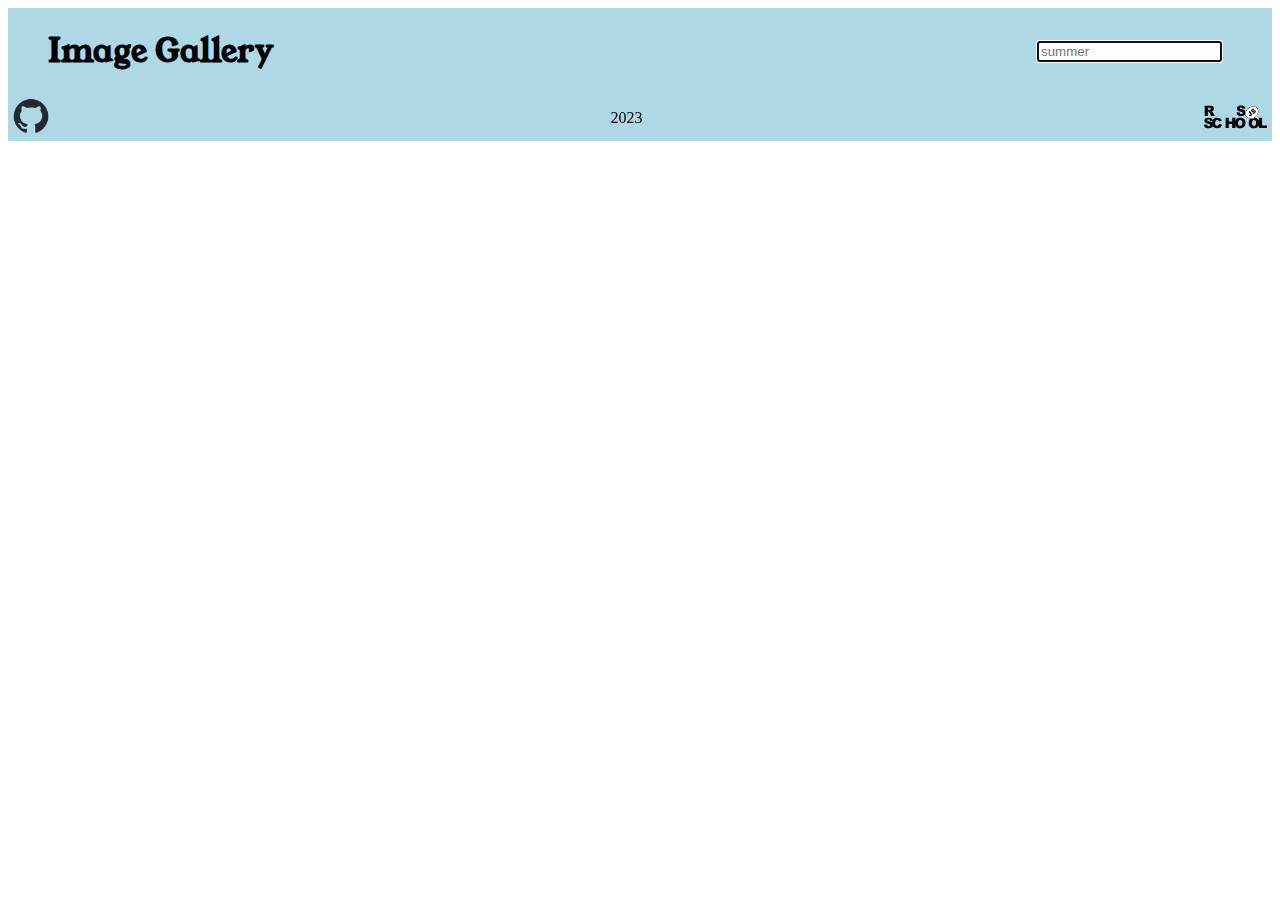
<file: image-gallery/index.html>
<!DOCTYPE html>
<html lang="en">
<head>
    <meta charset="UTF-8">
    <meta name="viewport" content="width=device-width, initial-scale=1.0">
    <link rel="preconnect" href="https://fonts.googleapis.com">
    <link rel="preconnect" href="https://fonts.gstatic.com" crossorigin>
    <link href="https://fonts.googleapis.com/css2?family=Young+Serif&display=swap" rel="stylesheet">
    <link rel="stylesheet" href="style.css">
    <title>Image Gallery</title>
</head>
<body>
    <header>
        <h1>Image Gallery</h1>
        <input type="search" class="search" autocomplete="off">
    </header>
    <main>
    <div class="container">
    </div>
    </main>
    <footer>
        <div class="footer">
            <a href="https://github.com/kaliganoff"><img class="github-img" src="assets/github.png" alt="My Github"></a>
            <span class="year">2023</span>
            <a href="https://rs.school/js-stage0/"><img class="rss-img" src="assets/rsschool.svg" alt="RS School"></a>
        </div>
    </footer>
    <script src="index.js"></script>
</body>
</html>
</file>
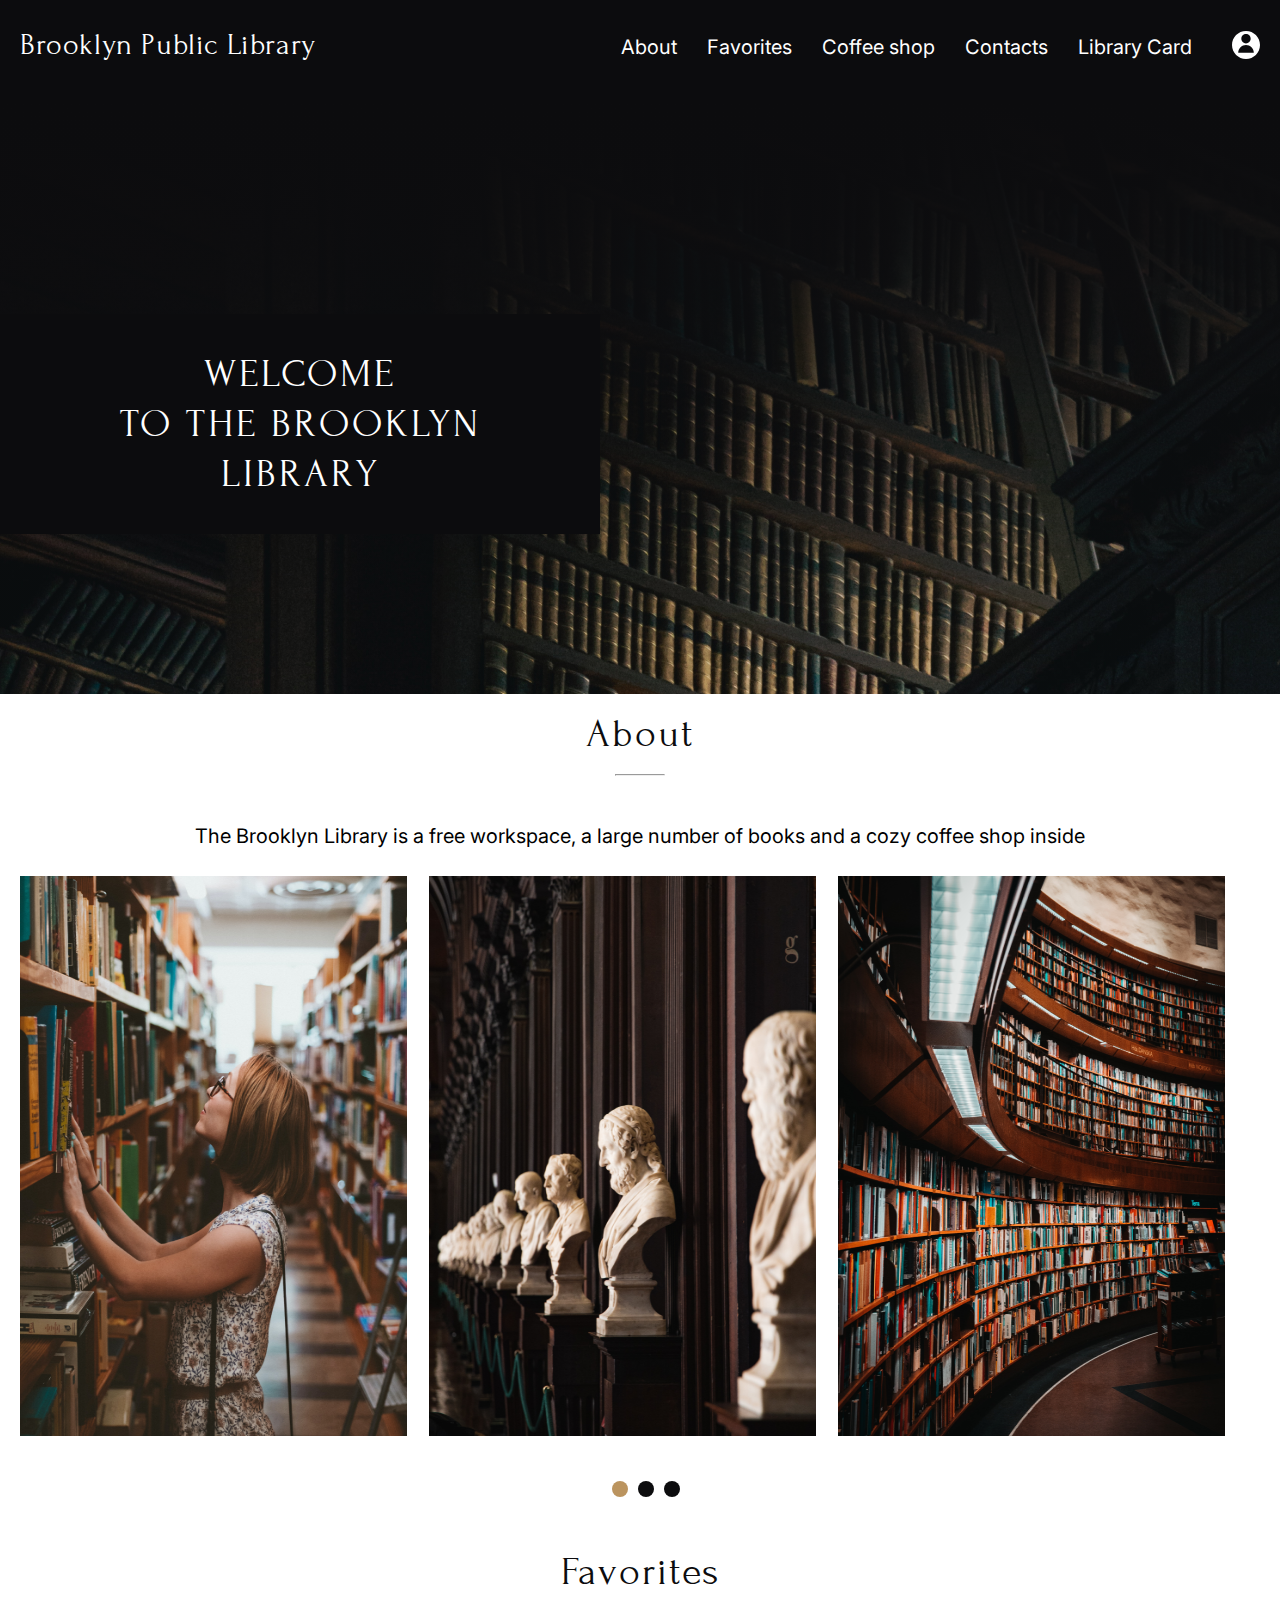
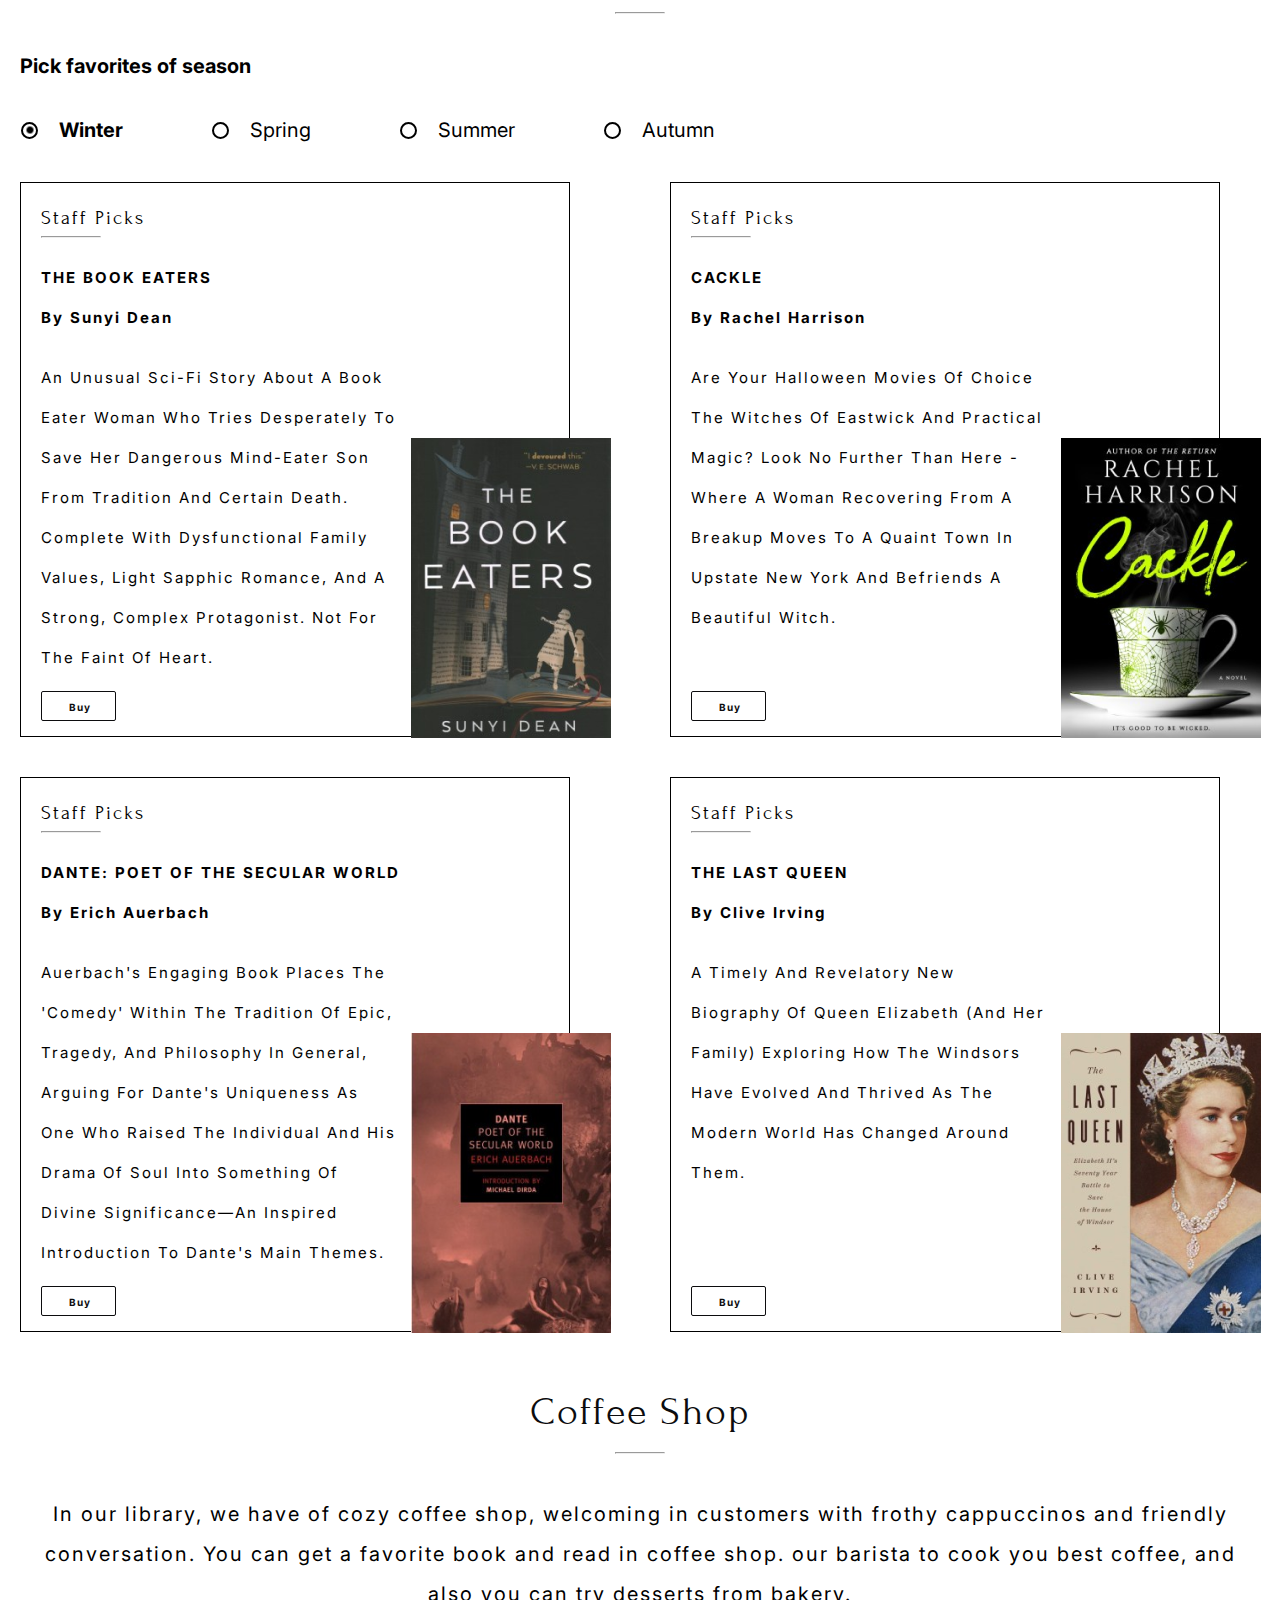
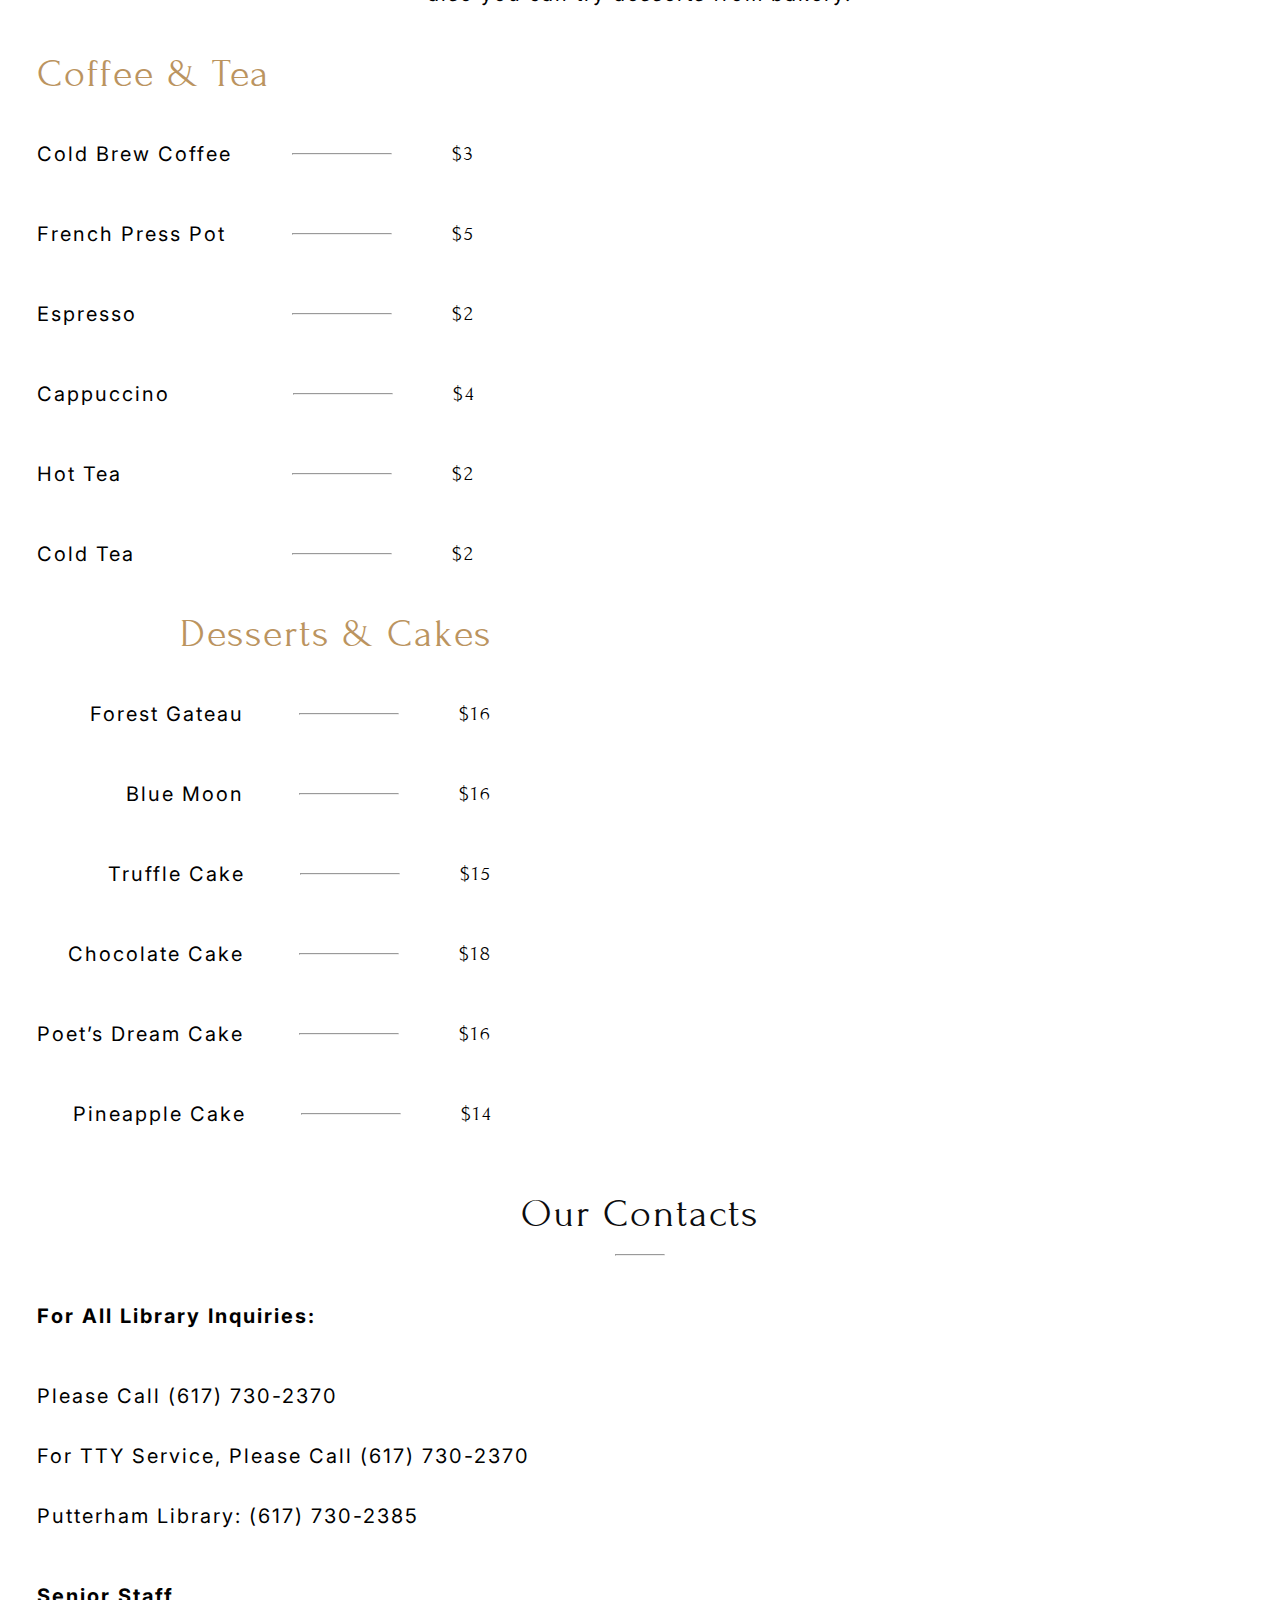
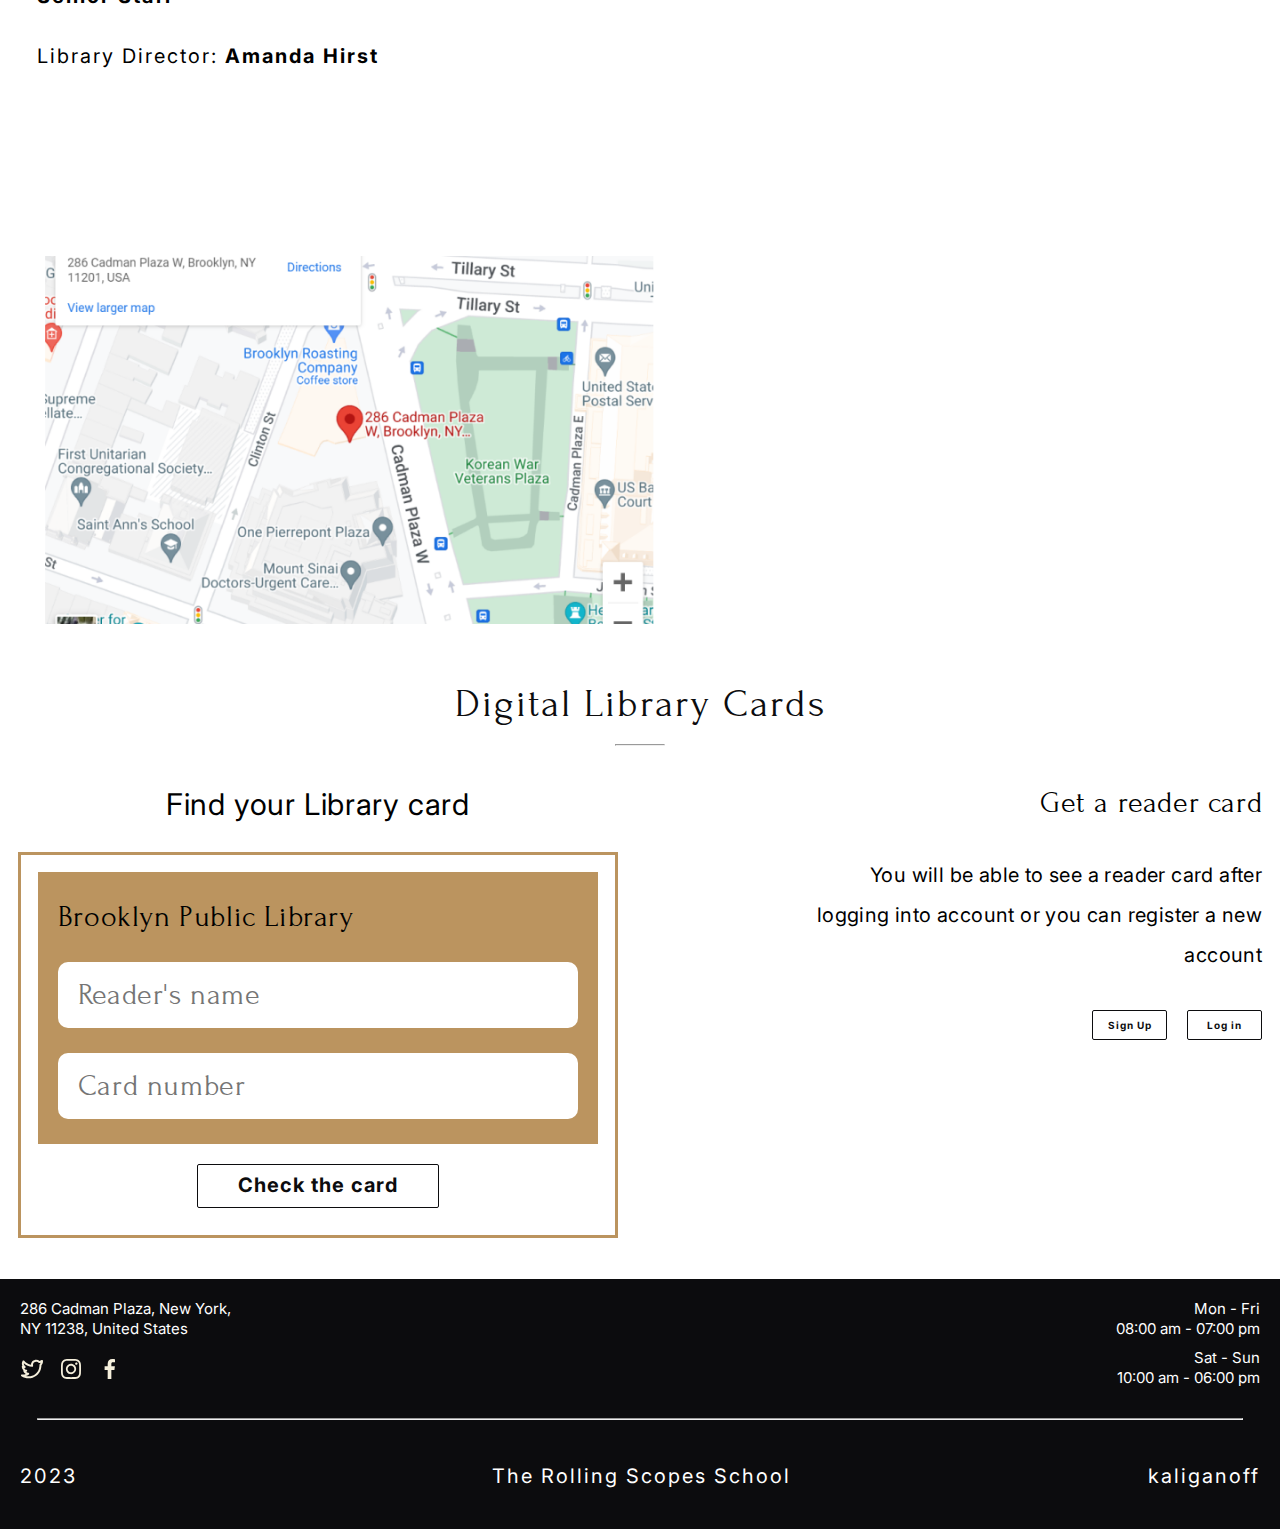
<file: library/index.html>
<!DOCTYPE html>
<html lang="en">
<head>
    <meta charset="UTF-8">
    <meta name="viewport" content="width=device-width, initial-scale=1.0">
    <link rel="preconnect" href="https://fonts.googleapis.com">
    <link rel="preconnect" href="https://fonts.gstatic.com" crossorigin>
    <link href="https://fonts.googleapis.com/css2?family=Forum&family=Inter:wght@400;700&display=swap" rel="stylesheet">
    <link rel="stylesheet" href="style.css">
    <link rel="shortcut icon" href="assets/png/favicon.png" type="image/x-icon">
    <title>Brooklyn Public Library</title>
</head>
<body>
    <div class="container">
        <header class="header">
            <h1 class="h1">Brooklyn Public Library</h1>
            <div class="img-container">
                <div class="nav-container">
                    <nav class="nav">
                        <ul class="nav-list">
                            <li class="nav-list-item"><a class="nav-list-link" href="#about">About</a></li>
                            <li class="nav-list-item"><a class="nav-list-link" href="#favorites">Favorites</a></li>
                            <li class="nav-list-item"><a class="nav-list-link" href="#coffee-shop">Coffee shop</a></li>
                            <li class="nav-list-item"><a class="nav-list-link" href="#contacts">Contacts</a></li>
                            <li class="nav-list-item"><a class="nav-list-link" href="#library-card">Library Card</a></li>
                        </ul>
                    </nav>
                </div>
                <div class="img-container">
                    <div class="icon-container">
                        <img class="icon" src="assets/svg/icon_profile.svg" alt="icon_profile">
                        <div class="initials hidden">JD</div>
                        <div class="authorization">
                            <p class="auth-header">Profile</p>
                            <hr class="auth-underline">
                            <p id="login-button" class="auth-buttons">Log In</p>
                            <p id="register-button" class="auth-buttons">Register</p>
                        </div>
                        <div class="authorization">
                            <p id="number-header" class="auth-header">Profile</p>
                            <hr class="auth-underline">
                            <p id="profile-button" class="auth-buttons">My profile</p>
                            <p id="logout" class="auth-buttons">Log Out</p>
                        </div>
                    </div>
                    <img class="hidden-desktop burger" src="assets/svg/burger.svg" alt="burger menu">
                    <img class="burger-open" src="assets/svg/burger_open.svg" alt="burger open">
                </div>
                <div class="register hidden">
                    <img class="close-btn" src="assets/svg/close_btn.svg" alt="close button">
                    <p class="register-header">Register</p>
                    <form action="" class="register-form" name="register-form" id="register-form">
                        <label class="register-form-label" for="">First name</label>
                        <input name="first-name" required class="register-form-input" type="text">
                        <label class="register-form-label" for="">Last name</label>
                        <input name="last-name" required class="register-form-input" type="text">
                        <label class="register-form-label" for="">E-mail</label>
                        <input name="email" required class="register-form-input" type="email" name="" id="">
                        <label class="register-form-label" for="">Password</label>
                        <input name="password" required class="register-form-input" type="password" minlength="8">
                        <button class="button register-button" type="submit">Sign Up</button>
                    </form>
                    <div class="small-text-container">
                        <p class="small-text">Already have an account?</p><p class="small-text strong" id="login-button3">Login</p>
                    </div>
                </div>
                <div class="log-in hidden">
                    <img class="close-btn" src="assets/svg/close_btn.svg" alt="close button">
                    <p class="register-header">Login</p>
                    <form action="" class="register-form" name="login-form" id="login-form">
                        <label class="register-form-label" for="">E-mail or readers card</label>
                        <input name="emailcard" required class="register-form-input" type="text">
                        <label class="register-form-label" for="">Password</label>
                        <input name="password" required class="register-form-input" type="password" minlength="8">
                        <button class="button register-button" type="submit">Log In</button>
                    </form>
                    <div class="small-text-container">
                        <p class="small-text">Don’t have an account?<p class="small-text strong" id="register-button3">Register</p>
                    </div>
                </div>
                <div class="my-profile hidden">
                    <div class="profile-black">
                        <div class="profile-pic">JD</div>
                        <div class="profile-name">John Doe</div>
                    </div>
                    <div class="profile-white">
                        <img class="close-btn close-profile" src="assets/svg/close_btn.svg" alt="close button">
                        <p class="profile-header">My Profile</p>
                        <div class="stats">
                            <div>
                                <p class="stats-names">Visits</p>
                                <img src="assets/svg/Union.svg" alt="">
                                <p class="stats-numbers visits">0</p>
                            </div>
                            <div>
                                <p class="stats-names">Bonuses</p>
                                <img src="assets/svg/Star%201.svg" alt="">
                                <p class="stats-numbers">0</p>
                            </div>
                            <div>
                                <p class="stats-names">Books</p>
                                <img src="assets/svg/book.svg" alt="">
                                <p class="stats-numbers books">0</p>
                            </div>
                        </div>
                        <div class="rented">
                            <p class="rented-header">Rented books</p>
                            <ul class="rented-list">
                            </ul>
                        </div>
                        <div class="number-container">
                            <span>Card number</span>
                            <span id="card-number" class="orange">F00234030</span>
                            <img class="copy" src="assets/svg/icon%20copy.svg" alt="">
                        </div>
                    </div>
                </div>
                <div class="overlay hidden"></div>
            </div>
        </header>
        <main>
            <section class="welcome">
                <h2 class="welcome-header">Welcome <br> to The Brooklyn Library</h2>
            </section>
            <div class="main-container">
                <section id="about" class="section about">
                    <h2 class="header2">About</h2>
                    <hr class="underline-section">
                    <p class="about-description">The Brooklyn Library is a free workspace, a large number of books and a cozy coffee shop inside </p>
                    <div class="carousel-whole">
                        <button class="left-carret-button hidden-desktop"><img id="carret-left" class="carret hidden-desktop" src="assets/svg/Carret_Left.svg"" alt="Carret_Left" class="carret-left"></button>
                            <div class="carousel-wrapper">
                                <div class="carousel">
                                    <img class="carousel-img" src="assets/png/image%201.png" alt="image 1">
                                    <img class="carousel-img" src="assets/png/image%202.png" alt="image 2">
                                    <img class="carousel-img" src="assets/png/image%203.png" alt="image 3">
                                    <img class="carousel-img" src="assets/png/image%204.png" alt="image 4">
                                    <img class="carousel-img" src="assets/png/image%205.png" alt="image 5">
                                </div>
                            </div>
                        <button class="right-carret-button hidden-desktop"><img id="carret-right" class="carret hidden-desktop" src="assets/svg/Carret_Right.svg" alt="Carret_Right" class="carret-right"></button>
                    </div>
                    <div class="pagi">
                        <button id="pagi1" class="pagination-click"><div class="pagination checked"></div></button>
                        <button id="pagi2" class="pagination-click"><div class="pagination"></div></button>
                        <button id="pagi3" class="pagination-click"><div class="pagination"></div></button>
                        <button id="pagi4" class="pagination-click hidden-desktop"><div class="pagination"></div></button>
                        <button id="pagi5" class="pagination-click hidden-desktop"><div class="pagination"></div></button>
                    </div>
                </section>
                <section id="favorites" class="section favorites">
                    <h2 class="header2">Favorites</h2>
                    <hr class="underline-section">
                    <p class="align-left description">Pick favorites of season</p>
                    <div class="align-left namesofseasons">
                            <label class="season picked">
                            <input id="winter" type="radio" class="radio" name="radio" checked>
                            <span class="custom-radio"></span>
                            Winter</label>
                            <label class="season">
                            <input id="spring" type="radio" class="radio" name="radio">
                            <span class="custom-radio"></span>                      
                            Spring</label>
                            <label class="season">
                            <input id="summer" type="radio" class="radio" name="radio">
                            <span class="custom-radio"></span>                      
                            Summer</label>
                            <label class="season">
                            <input id="autumn" type="radio" class="radio" name="radio"> 
                            <span class="custom-radio"></span>                      
                            Autumn</label>
                    </div>
                <div class="favorites-wrapper winter">
                    <div class="favorites-item">
                        <h3 class="category">Staff Picks</h3>
                        <hr class="category-underline">
                        <div class="title">The Book Eaters</div>
                        <div class="author">By Sunyi Dean</div>
                        <div class="favorites-description">An unusual sci-fi story about a book eater woman who tries desperately to save her dangerous mind-eater son from tradition and certain death. Complete with dysfunctional family values, light Sapphic romance, and a strong, complex protagonist. Not for the faint of heart.</div>
                        <button class="buy-button">Buy</button>
                        <div class="favorites-img">
                            <img src="assets/png/book1.png" alt="Book 1">
                        </div>
                    </div>
                    <div class="favorites-item">
                        <h3 class="category">Staff Picks</h3>
                        <hr class="category-underline">
                        <div class="title">Cackle</div>
                        <div class="author">By Rachel Harrison</div>
                        <div class="favorites-description">Are your Halloween movies of choice The Witches of Eastwick and Practical Magic? Look no further than here - where a woman recovering from a breakup moves to a quaint town in upstate New York and befriends a beautiful witch.</div>
                        <button class="buy-button">Buy</button>
                        <div class="favorites-img">
                            <img src="assets/png/book2.png" alt="Book 2">
                        </div>
                    </div>
                    <div class="favorites-item">
                        <h3 class="category">Staff Picks</h3>
                        <hr class="category-underline">
                        <div class="title">Dante: Poet of the Secular World</div>
                        <div class="author">By Erich Auerbach</div>
                        <div class="favorites-description">Auerbach's engaging book places the 'Comedy' within the tradition of epic, tragedy, and philosophy in general, arguing for Dante's uniqueness as one who raised the individual and his drama of soul into something of divine significance—an inspired introduction to Dante's main themes.</div>
                        <button class="buy-button">Buy</button>
                        <div class="favorites-img">
                            <img src="assets/png/book3.png" alt="Book 3">
                        </div>
                    </div>
                    <div class="favorites-item">
                        <h3 class="category">Staff Picks</h3>
                        <hr class="category-underline">
                        <div class="title">The Last Queen</div>
                        <div class="author">By Clive Irving</div>
                        <div class="favorites-description">A timely and revelatory new biography of Queen Elizabeth (and her family) exploring how the Windsors have evolved and thrived as the modern world has changed around them.</div>
                        <button class="buy-button">Buy</button>
                        <div class="favorites-img">
                            <img src="assets/png/book4.png" alt="Book 4">
                        </div>
                    </div>
                </div>
                <div class="favorites-wrapper spring hidden">
                    <div class="favorites-item">
                        <h3 class="category">Staff Picks</h3>
                        <hr class="category-underline">
                        <div class="title">The Body</div>
                        <div class="author">By Stephen King</div>
                        <div class="favorites-description">Powerful novel that takes you back to a nostalgic time, exploring both the beauty and danger and loss of innocence that is youth.</div>
                        <button class="buy-button">Buy</button>
                        <div class="favorites-img">
                            <img src="assets/png/book5.png" alt="Book 5">
                        </div>
                    </div>
                    <div class="favorites-item">
                        <h3 class="category">Staff Picks</h3>
                        <hr class="category-underline">
                        <div class="title">Carry: A Memoir of Survival on Stolen Land</div>
                        <div class="author">By Toni Jenson</div>
                        <div class="favorites-description">This memoir about the author's relationship with gun violence feels both expansive and intimate, resulting in a lyrical indictment of the way things are.</div>
                        <button class="buy-button">Buy</button>
                        <div class="favorites-img">
                            <img src="assets/png/book6.png" alt="Book 6">
                        </div>
                    </div>
                    <div class="favorites-item">
                        <h3 class="category">Staff Picks</h3>
                        <hr class="category-underline">
                        <div class="title">Days of Distraction</div>
                        <div class="author">By Alexandra Chang</div>
                        <div class="favorites-description">A sardonic view of Silicon Valley culture, a meditation on race, and a journal of displacement and belonging, all in one form-defying package of spare prose.</div>
                        <button class="buy-button">Buy</button>
                        <div class="favorites-img">
                            <img src="assets/png/book7.png" alt="Book 7">
                        </div>
                    </div>
                    <div class="favorites-item">
                        <h3 class="category">Staff Picks</h3>
                        <hr class="category-underline">
                        <div class="title">Dominicana</div>
                        <div class="author">By Angie Cruz</div>
                        <div class="favorites-description">A fascinating story of a teenage girl who marries a man twice her age with the promise to bring her to America. Her marriage is an opportunity for her family to eventually immigrate. For fans of Isabel Allende and Julia Alvarez.</div>
                        <button class="buy-button">Buy</button>
                        <div class="favorites-img">
                            <img src="assets/png/book8.png" alt="Book 8">
                        </div>
                    </div>
                </div>
                <div class="favorites-wrapper summer hidden">
                    <div class="favorites-item">
                        <h3 class="category">Staff Picks</h3>
                        <hr class="category-underline">
                        <div class="title">Crude: A Memoir</div>
                        <div class="author">By Pablo Fajardo & ​​Sophie Tardy-Joubert</div>
                        <div class="favorites-description">Drawing and color by Damien Roudeau | This book illustrates the struggles of a group of indigenous Ecuadoreans as they try to sue the ChevronTexaco company for damage their oil fields did to the Amazon and her people</div>
                        <button class="buy-button">Buy</button>
                        <div class="favorites-img">
                            <img src="assets/png/book9.png" alt="Book 9">
                        </div>
                    </div>
                    <div class="favorites-item">
                        <h3 class="category">Staff Picks</h3>
                        <hr class="category-underline">
                        <div class="title">Let My People Go Surfing</div>
                        <div class="author">By Yvon Chouinard</div>
                        <div class="favorites-description">Chouinard—climber, businessman, environmentalist—shares tales of courage and persistence from his experience of founding and leading Patagonia, Inc. Full title: Let My People Go Surfing: The Education of a Reluctant Businessman, Including 10 More Years of Business Unusual.</div>
                        <button class="buy-button">Buy</button>
                        <div class="favorites-img">
                            <img src="assets/png/book10.png" alt="Book 10">
                        </div>
                    </div>
                    <div class="favorites-item">
                        <h3 class="category">Staff Picks</h3>
                        <hr class="category-underline">
                        <div class="title">The Octopus Museum: Poems</div>
                        <div class="author">By Brenda Shaughnessy</div>
                        <div class="favorites-description">This collection of bold and scathingly beautiful feminist poems imagines what comes after our current age of environmental destruction, racism, sexism, and divisive politics.</div>
                        <button class="buy-button">Buy</button>
                        <div class="favorites-img">
                            <img src="assets/png/book11.png" alt="Book 11">
                        </div>
                    </div>
                    <div class="favorites-item">
                        <h3 class="category">Staff Picks</h3>
                        <hr class="category-underline">
                        <div class="title">Shark Dialogues: A Novel</div>
                        <div class="author">By Kiana Davenport</div>
                        <div class="favorites-description">An epic saga of seven generations of one family encompasses the tumultuous history of Hawaii as a Hawaiian woman gathers her four granddaughters together in an erotic tale of villains and dreamers, queens and revolutionaries, lepers and healers.</div>
                        <button class="buy-button">Buy</button>
                        <div class="favorites-img">
                            <img src="assets/png/book12.png" alt="Book 12">
                        </div>
                    </div>
                </div>
                <div class="favorites-wrapper autumn hidden">
                    <div class="favorites-item">
                        <h3 class="category">Staff Picks</h3>
                        <hr class="category-underline">
                        <div class="title">Casual Conversation</div>
                        <div class="author">By Renia White</div>
                        <div class="favorites-description">White's impressive debut collection takes readers through and beyond the concepts of conversation and the casual - both what we say to each other and what we don't, examining the possibilities around how we construct and communicate identity.</div>
                        <button class="buy-button">Buy</button>
                        <div class="favorites-img">
                            <img src="assets/png/book13.png" alt="Book 13">
                        </div>
                    </div>
                    <div class="favorites-item">
                        <h3 class="category">Staff Picks</h3>
                        <hr class="category-underline">
                        <div class="title">The Great Fire</div>
                        <div class="author">By Lou Ureneck</div>
                        <div class="favorites-description">The harrowing story of an ordinary American and a principled Naval officer who, horrified by the burning of Smyrna, led an extraordinary rescue effort that saved a quarter of a million refugees from the Armenian Genocide</div>
                        <button class="buy-button">Buy</button>
                        <div class="favorites-img">
                            <img src="assets/png/book14.png" alt="Book 14">
                        </div>
                    </div>
                    <div class="favorites-item">
                        <h3 class="category">Staff Picks</h3>
                        <hr class="category-underline">
                        <div class="title">Rickey: The Life and Legend</div>
                        <div class="author">By Howard Bryant</div>
                        <div class="favorites-description">With the fall rolling around, one can't help but think of baseball's postseason coming up! And what better way to prepare for it than reading the biography of one of the game's all-time greatest performers, the Man of Steal, Rickey Henderson?</div>
                        <button class="buy-button">Buy</button>
                        <div class="favorites-img">
                            <img src="assets/png/book15.png" alt="Book 15">
                        </div>
                    </div>
                    <div class="favorites-item">
                        <h3 class="category">Staff Picks</h3>
                        <hr class="category-underline">
                        <div class="title">Slug: And Other Stories</div>
                        <div class="author">By Megan Milks</div>
                        <div class="favorites-description">Exes Tegan and Sara find themselves chained together by hairballs of codependency. A father and child experience the shared trauma of giving birth to gods from their wounds.</div>
                        <button class="buy-button">Buy</button>
                        <div class="favorites-img">
                            <img src="assets/png/book16.png" alt="Book 16">
                        </div>
                    </div>
                </div>
                <div class="buy-card hidden">
                    <div class="buy-card-black">
                        <img class="close-btn close-card" src="assets/svg/close_btn_white.svg" alt="close button">
                        <p>Buy a Library Card</p>
                    </div>
                    <div class="buy-card-white">
                        <form class="buy-card-form">
                            <label for="">Bank card number</label>
                            <input name="bankcardnumber" required class="register-form-input in-buy-card" type="text">
                            <label for="">Expiration code</label>
                            <div>
                                <input required class="code-input expiration in-buy-card" type="text"><input required class="code-input expiration in-buy-card" type="text">
                            </div>
                            <label for="">CVC</label>
                            <input name="cvc" required class="code-input in-buy-card" type="text">
                            <label class="cardholder" for="">Cardholder name</label>
                            <input required class="register-form-input in-buy-card" type="text">
                            <label for="">Postal code</label>
                            <input required class="register-form-input in-buy-card" type="text">
                            <label for="">City / Town</label>
                            <input required class="register-form-input in-buy-card" type="text">
                            <div class="button-price">
                                <button disabled class="card-button">Buy</button><p class="card-price">$ 25.00</p>
                            </div>
                        </form>
                        <div class="buy-card-description">
                            <p class="buy-card-description-paragraph">If you are live, work, attend school, or pay property taxes in New York State, you can get a $25 digital library card right now using this online form. Visitors to New York State can also use this form to apply for a temporary card.
                            </p>
                        </div>
                    </div>
                </div>
                </section>
                <section id="coffee-shop" class="section coffee-shop">
                    <h2 class="header2">Coffee Shop</h2>
                    <hr class="underline-section">
                    <p class="coffee-shop-description">In our library, we have of cozy coffee shop, welcoming in customers with frothy cappuccinos and friendly conversation. 
                        You can get a favorite book and read in coffee shop. our barista to cook you best coffee, and also you can try desserts from bakery.</p>
                    <div class="menu">
                        <div class="drinks">
                            <h3 class="menu-section">Coffee & Tea</h3>
                            <div class="drinks-item">
                                <span class="item-name">Cold Brew Coffee</span>
                                <div class="line-and-price">
                                    <hr class="menu-line">
                                    <span class="price">$3</span>
                                </div>
                            </div>
                            <div class="drinks-item">
                                <span class="item-name">French Press Pot</span>
                                <div class="line-and-price">
                                    <hr class="menu-line">
                                    <span class="price">$5</span>
                                </div>
                            </div>
                            <div class="drinks-item">
                                <span class="item-name">Espresso</span>
                                <div class="line-and-price">
                                    <hr class="menu-line">
                                    <span class="price">$2</span>
                                </div>
                            </div>
                            <div class="drinks-item">
                                <span class="item-name">Cappuccino</span>
                                <div class="line-and-price">
                                    <hr class="menu-line">
                                    <span class="price">$4</span>
                                </div>
                            </div>
                            <div class="drinks-item">
                                <span class="item-name">Hot Tea</span>
                                <div class="line-and-price">
                                    <hr class="menu-line">
                                    <span class="price">$2</span>
                                </div>
                            </div>
                            <div class="drinks-item">
                                <span class="item-name">Cold Tea</span>
                                <div class="line-and-price">
                                    <hr class="menu-line">
                                    <span class="price">$2</span>
                                </div>
                            </div>
                        </div>
                        <div class="desserts">
                            <h3 class="menu-section">Desserts & Cakes</h3>
                            <div class="desserts-item">
                                <span class="item-name">Forest Gateau</span>
                                <hr class="menu-line">
                                <span class="price">$16</span>
                            </div>
                            <div class="desserts-item">
                                <span class="item-name">Blue Moon</span>
                                <hr class="menu-line">
                                <span class="price">$16</span>
                            </div>
                            <div class="desserts-item">
                                <span class="item-name">Truffle Cake</span>
                                <hr class="menu-line">
                                <span class="price">$15</span>
                            </div>
                            <div class="desserts-item">
                                <span class="item-name">Chocolate Cake</span>
                                <hr class="menu-line">
                                <span class="price">$18</span>
                            </div>
                            <div class="desserts-item">
                                <span class="item-name">Poet’s Dream Cake</span>
                                <hr class="menu-line">
                                <span class="price">$16</span>
                            </div>
                            <div class="desserts-item">
                                <span class="item-name">Pineapple Cake</span>
                                <hr class="menu-line">
                                <span class="price">$14</span>
                            </div>
                        </div>
                    </div>
                    </section>
                <section id="contacts" class="section contacts">
                    <h2 class="header2">Our Contacts</h2>
                    <hr class="underline-section">
                    <div class="contacts-container">
                        <div class="contacts-text">
                            <h3 class="contacts-header">For all Library inquiries:</h3>
                            <div class="contacts-info">
                                <div class="contacts-item">Please call <a class="tel" href="tel:(617)730-2370">(617) 730-2370</a></div>
                                <div class="contacts-item">For TTY service, please call <a href="tel:(617)730-2370" class="tel">(617) 730-2370</a></div>
                                <div class="contacts-item last">Putterham Library: <a href="tel:(617)730-2385" class="tel">(617) 730-2385</a></div>
                            </div>
                            <h3 class="contacts-header staff">Senior Staff</h3>
                            <div class="contacts-info">Library Director: <b><a href="mailto:AmandaHirst@gmail.com" class="tel">Amanda Hirst</a></b></div>
                        </div>
                        <img class="contacts-img" src="assets/png/map.png" alt="map">
                    </div>
                </section>
                <section id="library-card" class="section library-card">
                <h2 class="header2">Digital Library Cards</h2>
                <hr class="underline-section">
                <div class="library-card-container">
                    <div class="library-card-form-container">
                        <h3 class="library-card-header">Find your Library card</h3>
                        <form name="library-card-form" class="library-card-form">
                            <div class="card-info">
                                <p class="card-title">Brooklyn Public Library</p>
                                <input name="readersname" class="card-input" type="text" placeholder="Reader's name"><br>
                                <input name="cardnumber" class="card-input" type="text" placeholder="Card number">
                            </div>
                            <button class="button check-card">Check the card</button>
                            <div id="small-stats" class="stats hidden">
                                <div class="stats-div">
                                    <p class="stats-names-small">Visits</p>
                                    <img src="assets/svg/Union.svg" alt="">
                                    <p class="stats-numbers-small visits">0</p>
                                </div>
                                <div class="stats-div">
                                    <p class="stats-names-small">Bonuses</p>
                                    <img src="assets/svg/Star%201.svg" alt="">
                                    <p class="stats-numbers-small">0</p>
                                </div>
                                <div class="stats-div">
                                    <p class="stats-names-small">Books</p>
                                    <img src="assets/svg/book.svg" alt="">
                                    <p class="stats-numbers-small books">0</p>
                                </div>
                            </div>
                        </form>
                    </div>
                    <div class="get-card-container">
                        <h3 class="get-card">Get a reader card</h3>
                        <p class="get-card-info">You will be able to see a reader card after logging into account or you can register a new account</p>
                        <div>
                        <button id="register-button2" class="button signup-login">Sign Up</button>
                        <button id="login-button2" class="button signup-login">Log in</button>
                        <button id="profile-button2" class="button signup-login hidden">Profile</button>
                        </div>
                    </div>
                </div>
                </section>
            </div>
        </main>
        <footer class="footer">
            <div class="main-container">
                <div class="upper-footer">
                    <div>
                        <p class="address"><a class="footer-link" href="https://goo.gl/maps/RPTdou6uxXyeRNkD7">286 Cadman Plaza, New York,<br>
                            NY 11238, United States</a></p>
                        <ul class="social-list">
                            <li><a href="https://twitter.com/kaliganoff" class="social-link"><img class="social-img" src="assets/svg/u_twitter-alt.svg" alt="twitter"></a></li>
                            <li><a href="https://instagram.com/kaliganoff" class="social-link"><img class="social-img" src="assets/svg/u_instagram.svg" alt="instagram"></a></li>
                            <li><a href="https://facebook.com/kaliganoff" class="social-link"><img class="social-img" src="assets/svg/u_facebook-f.svg" alt="facebook"></a></li>
                        </ul>
                    </div>
                    <div class="timetable">
                        <p class="work-days">Mon - Fri<br>
                        08:00 am - 07:00 pm</p>
                        <p class="weekend">Sat - Sun<br>
                            10:00 am - 06:00 pm</p>
                    </div>
                </div>
                    <hr class="footer-line">
                    <div class="lower-footer">
                        <p>2023</p>
                        <p class="school"><a class="footer-link" href="https://rs.school/js-stage0/">The Rolling Scopes School</a></p>
                        <p><a class="footer-link" href="https://github.com/kaliganoff">kaliganoff</a></p>
                    </div>
            </div>
        </footer>
    </div>
    <script src="index.js"></script>
</body>
</html>
</file>
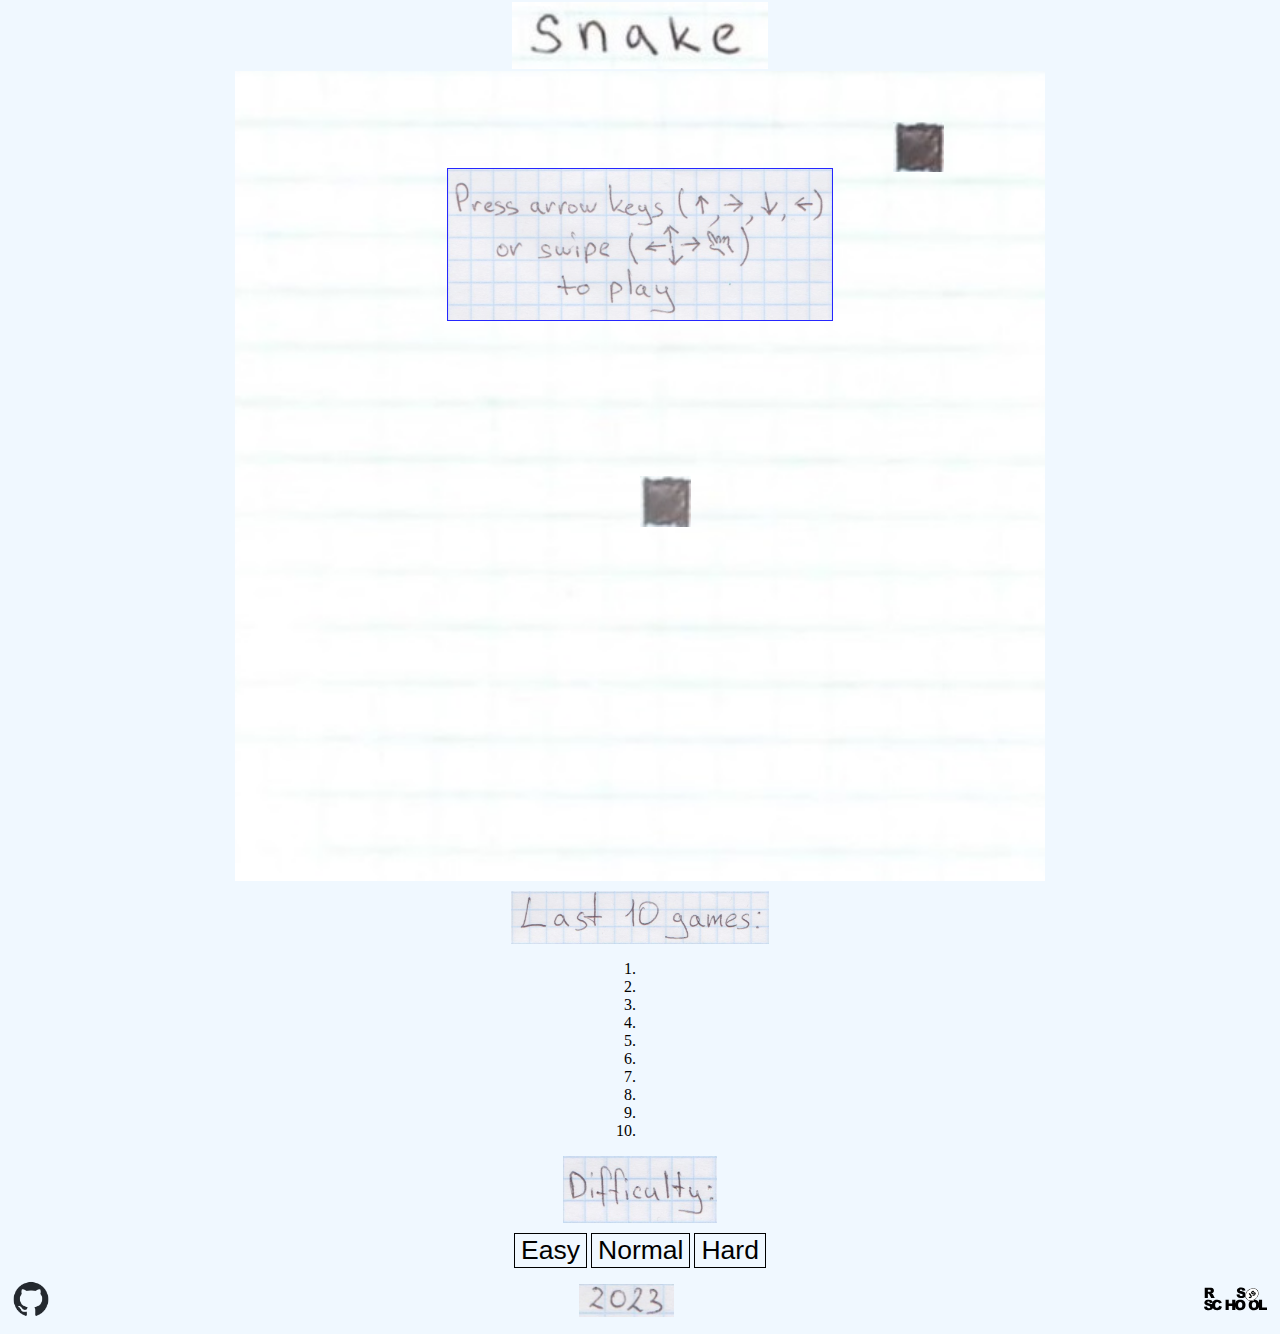
<file: random-game/index.html>
<!DOCTYPE html>
<html lang="en">
<head>
    <meta charset="UTF-8">
    <meta name="viewport" content="width=device-width, initial-scale=1.0">
    <link rel="icon" href="assets/favicon.ico">
    <link rel="stylesheet" href="style.css">
    <title>Snake</title>
</head>
<body>
    <main>
        <audio src="assets/eat.mp3" class="eat"></audio>
        <audio src="assets/turn.mp3" class="turn"></audio>
        <audio src="assets/up.mp3" class="up"></audio>
        <audio src="assets/down.mp3" class="down"></audio>
        <audio src="assets/gameover.mp3" class="gameover"></audio>
        <img class="header" src="assets/header.png" alt="snake">
        <canvas class="game"></canvas>
        <img class="hint" src="assets/hint.png" alt="Press arrow keys or swipe to play">
        <img class="restart" src="assets/restart.png" alt="Click here to play again">
        <div class="results">
            <img class="h2" src="assets/h2.png" alt="Last 10 games:">
            <ol>
                <li></li>
                <li></li>
                <li></li>
                <li></li>
                <li></li>
                <li></li>
                <li></li>
                <li></li>
                <li></li>
                <li></li>
            </ol>
            <img class="difficulty" src="assets/difficulty.png" alt="Difficulty:">
            <div>
                <button class="easy button">Easy</button>
                <button class="normal button">Normal</button>
                <button class="hard button">Hard</button>
            </div>
        </div>
    </main>
    <footer>
        <div class="footer">
            <a href="https://github.com/kaliganoff"><img class="github-img" src="assets/github.png" alt="My Github"></a>
            <img class="year" src="assets/year.png" alt="2023">
            <a href="https://rs.school/js-stage0/"><img class="rss-img" src="assets/rsschool.svg" alt="RS School"></a>
        </div>
    </footer>
    <script src="main.js"></script>
</body>
</html>
</file>
<file: image-gallery/style.css>
header {
    display: flex;
    justify-content: space-between;
    align-items: center;
    padding-right: 50px;
    padding-left: 40px;
    background-color: #ADD8E6;
    font-family: 'Young Serif', serif;;
}

.container {
    display: flex;
    flex-wrap: wrap;
    justify-content: center;
    gap: 10px;
    background-color: #ADD8E6;
}

.gallery-img-container {
    display: flex;
    align-items: center;
    border: 1px solid black;
    background-color: honeydew;
    overflow: hidden;
    width: 380px;
    height: 380px;
}

.gallery-img {
    width: 380px;
    aspect-ratio: auto;
}

.gallery-img:hover {
    cursor: pointer;
}

.footer {
    display: flex;
    justify-content: space-between;
    align-items: center;
    background-color: #ADD8E6;
    height: 5vh;
}

.github-img {
    height: 4vh;
    width: 4vh;
    margin-left: 5px;
    transition: 0.5s;
}

.github-img:hover {
    filter: invert(40%);  
  }

.rss-img {
    width: 7vh;
    height: 7vh;
    margin-right: 5px;
    transition: 0.5s;
}

.rss-img:hover {
    filter: invert(40%);  
  }
</file>
<file: library/style.css>
* {
    box-sizing: border-box;
    scroll-behavior: smooth;
}

body {
    margin: 0;
}

.container {
    max-width: 1440px;
    margin: 0 auto;
    display: flex;
    flex-direction: column;
}
.header {
    background: #0C0C0E;
    color: white;
    min-height: 90px;
    display: flex;
    justify-content: space-between;
    margin: 0px;
}

.h1 {
    font-family: Forum;
    font-size: 30px;
    font-style: normal;
    font-weight: 400;
    line-height: 50px; /* 166.667% */
    letter-spacing: 0.6px;
    margin-left: 20px;
}
.nav-container {
    display: flex;
    justify-content: flex-end;
    align-items: center;
}
.nav-list {
    display: flex;
    list-style: none;
    font-family: Inter;
    font-size: 20px;
    font-style: normal;
    font-weight: 400;
}

.nav-list-item {
    margin-right: 30px;
}

.nav-list-item:last-child {
    margin-right: 0px;
}

.nav-list-link {
    text-decoration: none;
    color: #FFF;
    transition: 1s;
}

.nav-list-link:hover {
    filter: invert(20%);
}

.img-container {
    display: flex;
    justify-content: flex-end;
    align-items: center;
}
.icon {
    margin: 31px 20px 31px 40px;
}

.icon:hover {
    filter: invert(20%);
    cursor: pointer;
}

.initials {
    margin: 31px 20px 31px 40px;
    border-radius: 50%;
    width: 28px;
    height: 28px;
    background: #FFF;
    color: #BB945F;
    font-family: Inter;
    font-size: 15px;
    font-style: normal;
    font-weight: 400;
    line-height: 20px; /* 133.333% */
    text-align: center;
    padding: 4px 5px;
}

.initials:hover {
    cursor: pointer;
}


.icon-container {
    position: relative;
}


.burger {
    display: none;
}

.burger-open {
    display: none;
}

.authorization {
    background-color: #FFF;
    width: 80px;
    height: 115px;
    position: absolute;
    right: 0px;
    display: flex;
    flex-direction: column;
    color: #000;
    text-align: center;
    font-family: Inter;
    font-size: 15px;
    font-style: normal;
    font-weight: 400;
    line-height: 20px;
    display: none;
}

.active {
    display: flex;
}

.auth-header {
    font-weight: 700;
    margin-top: 5px;
    margin-bottom: 5px;
}

#number-header {
    font-size: 13px;
}

.auth-underline {
    background-color: #BB945F;
    width: 40px;
    margin-top: -2px;
    margin-left: auto;
    margin-right: auto;
    margin-bottom: 15px;
}

.auth-buttons {
    margin-top: 0px;
    margin-bottom: 10px;
}

.auth-buttons:hover {
    cursor: pointer;
}

.register {
    background-color: #FFF;
    position: fixed;
    left: 50%;
    top: 50%;
    transform: translate(-50%, -50%);
    z-index: 3;
    width: 250px;
    height: 382px;
    display: flex;
    flex-direction: column;
    color: #000;
    font-family: Inter;
    padding: 0px 25px;
}

.close-btn {
    width: 18px;
    height: 18px;
    position: absolute;
    right: 15px;
    top: 15px;
}

.close-btn:hover {
    cursor: pointer;
}

.register-header {
    margin-top: 20px;
    margin-bottom: 20px;
    color: #000;
    text-align: center;
    font-family: Forum;
    font-size: 20px;
    font-style: normal;
    font-weight: 400;
    line-height: 20px; /* 100% */
    letter-spacing: 0.4px;
    text-transform: uppercase;
}

.register-form {
    display: flex;
    flex-direction: column;
    gap: 10px;
}

.register-form-label {
    color: #000;
    font-family: Inter;
    font-size: 15px;
    font-style: normal;
    font-weight: 400;
    line-height: 20px; /* 133.333% */
    letter-spacing: 0.3px;
}

.register-form-input {
    width: 200px;
    height: 20px;
    border: 1px solid #BB945F;
}

.register-button {
    display: inline-flex;
    justify-content: center;
    align-items: center;
    width: 75px;
    height: 30px;
    padding: 10px 0px;
    color: #0C0C0E;
    text-align: center;
    font-family: Inter;
    font-size: 10px;
    font-style: normal;
    font-weight: 700;
    line-height: normal;
    letter-spacing: 1px;
    margin-top: 10px;
}

.small-text-container {
    display: flex;
    gap: 10px;
}

.small-text {
    color: #000;
    text-shadow: 0px 2px 3px rgba(255, 255, 255, 0.16);
    font-family: Inter;
    font-size: 10px;
    font-style: normal;
    font-weight: 400;
    line-height: normal;
}

.strong {
    color: #0C0C0E;
    text-align: center;
    font-family: Inter;
    font-size: 10px;
    font-style: normal;
    font-weight: 700;
    line-height: normal;
    letter-spacing: 1px;
    text-decoration-line: underline;
}

#register-button3:hover {
    cursor: pointer;
}

.log-in {
    background-color: #FFF;
    position: fixed;
    left: 50%;
    top: 50%;
    transform: translate(-50%, -50%);
    z-index: 3;
    width: 250px;
    height: 262px;
    display: flex;
    flex-direction: column;
    color: #000;
    font-family: Inter;
    padding: 0px 25px;
}

#login-button3:hover {
    cursor: pointer;
}

.my-profile {
    background-color: #FFF;
    position: fixed;
    left: 50%;
    top: 50%;
    transform: translate(-50%, -50%);
    z-index: 3;
    width: 600px;
    height: 400px;
    display: flex;
    color: #0C0C0E;
}

.profile-black {
    background-color: #0C0C0E;
    width: 170px;
    height: 400;
    display: flex;
    flex-direction: column;
    justify-content: center;
    align-items: center;
    gap: 15px;
}

.profile-pic {
    display: flex;
    justify-content: center;
    align-items: center;
    width: 80px;
    height: 80px;
    background-color: #FFF;
    color: #BB945F;
    text-align: center;
    font-family: Inter;
    font-size: 20px;
    font-style: normal;
    font-weight: 400;
    line-height: 20px; /* 100% */
    text-transform: capitalize;
    margin-top: 7px;
}

.profile-name {
    width: 120px;
    min-height: 30px;
    background-color: #FFF;
    display: flex;
    justify-content: center;
    align-items: center;
    color: #000;
    text-align: center;
    text-wrap: wrap;
    font-family: Inter;
    font-size: 20px;
    font-style: normal;
    font-weight: 400;
    line-height: 20px; /* 100% */
}

.profile-white {
    color: #000;
    font-family: Inter;
    font-size: 20px;
    padding: 0px 20px;
}

.close-profile {
    top: 25px;
    right: 25px;
}

.profile-header {
    color: #000;
    font-family: Forum;
    font-size: 40px;
    font-style: normal;
    font-weight: 400;
    line-height: 20px; /* 50% */
    letter-spacing: 0.8px;
    text-transform: uppercase;
    margin-bottom: 20px;
}

.stats {
    text-align: center;
    display: flex;
    gap: 20px;
    margin-bottom: 10px;
}


.stats-names {
    color: #000;
    text-align: center;
    font-family: Inter;
    font-size: 20px;
    font-style: normal;
    font-weight: 400;
    line-height: 20px; /* 100% */
    letter-spacing: 0.4px;
    text-transform: capitalize;
    margin-bottom: 10px;
}

.stats-names-small {
    color: #000;
    text-align: center;
    font-family: Inter;
    font-size: 10px;
    font-style: normal;
    font-weight: 400;
    line-height: 20px; /* 100% */
    letter-spacing: 0.4px;
    text-transform: capitalize;
    margin-bottom: 1px;
}

.stats-numbers {
    color: #000;
    text-align: center;
    font-family: Inter;
    font-size: 10px;
    font-style: normal;
    font-weight: 400;
    line-height: 20px; /* 200% */
    letter-spacing: 0.2px;
    text-transform: capitalize;
    margin-top: 5px;
}

.stats-numbers-small {
    color: #000;
    text-align: center;
    font-family: Inter;
    font-size: 10px;
    font-style: normal;
    font-weight: 400;
    line-height: 20px; /* 200% */
    letter-spacing: 0.2px;
    text-transform: capitalize;
    margin-top: 1px;
}

.rented {
    max-height: 95px;
}

.rented-header {
    color: #0C0C0E;
    font-family: Inter;
    font-size: 25px;
    font-style: normal;
    font-weight: 400;
    line-height: 20px; /* 80% */
    margin-top: 0px;
}

.rented-list {
    color: #000;
    font-family: Inter;
    font-size: 20px;
    font-style: normal;
    font-weight: 400;
    line-height: 20px; /* 100% */
    letter-spacing: 2px;
    text-transform: capitalize;
    overflow: hidden;
    overflow-y: auto;
    overflow-x: auto;
    height: 90px;
    width: 350px;
    padding-left: 27px;
}

.rented-list>li{
    margin-bottom: 10px;
}

.number-container {
    margin-top: 42px;
}

#card-number {
    margin-left: 10px;
    margin-right: 10px;
}

.orange {
    color: #BB945F;
}

.orange::placeholder {
    color:  #BB945F;
}

.copy:hover {
    cursor: pointer;
}

.overlay {
    background-color: #000;
    position:fixed;
    width: 100vw;
    height: 200vh;
    z-index:2;
    opacity: 70%;
    display: block;
}


.welcome {
    padding: 0px;
}

.welcome {
    display: flex;
    align-items: flex-end;
    color: white;
    height: 600px;
    background-image: linear-gradient(180deg, #0C0C0E 0%, #0C0C0E 0.01%, rgba(18, 18, 21, 0.10) 100%),
    url(assets/png/welcome.png);
    margin-bottom: 20px;
}

.welcome-header {
    display: flex;
    flex-wrap: wrap;
    width: 600px;
    height: 220px;
    padding: 35px 40px;
    justify-content: center;
    align-items: center;
    flex-shrink: 0;
    background: #0C0C0E;
    color: #FFF;
    text-align: center;
    font-family: Forum;
    font-size: 40px;
    font-style: normal;
    font-weight: 400;
    line-height: 50px; /* 125% */
    letter-spacing: 3px;
    text-transform: uppercase;
    margin-bottom: 160px;
}

.main-container {
    display: flex;
    flex-direction: column;
    max-width: 1440px;
    padding: 0px 20px;
}

.section {
    display: flex;
    flex-direction: column;
    align-items: center;
    margin-bottom: 20px;
}


.header2 {
    margin-top: 0px;
    color: #0C0C0E;
    font-family: Forum;
    font-size: 40px;
    font-style: normal;
    font-weight: 400;
    line-height: 40px; /* 100% */
    letter-spacing: 2px;
    text-transform: capitalize;
    margin-bottom: 20px;
}

.underline-section {
    margin-top: 0px;
    width: 50px;
    margin-left: auto;
    margin-right: auto;
    margin-bottom: 40px;
}

.about-description {
    color: #000;
    text-align: center;
    font-family: Inter;
    font-size: 20px;
    font-style: normal;
    font-weight: 400;
    line-height: 40px;
    margin-top: 0px;
}

.carousel-wrapper {
    width: 1400px;
    overflow: hidden;
}

.carousel {
    position: relative;
    display: flex;
    justify-content: space-between;
    gap: 1.78%;
    width: 1400px;
    margin-bottom: 40px;
}

.carousel-img {
    height: 560px;
    width: 32.14%;
}

.left {
    animation-name: move-left;
    animation-duration: 1s;
    animation-fill-mode: forwards;
}

.right {
    animation-name: move-right;
    animation-duration: 1s;
    animation-fill-mode: forwards;
}

.left-left {
    animation-name: move-left-left;
    animation-duration: 1s;
    animation-fill-mode: forwards;
}

.right-right {
    animation-name: move-right-right;
    animation-duration: 1s;
    animation-fill-mode: forwards;
}

@keyframes move-left {
    from {left: 0%;}
    to {left: -33.9%;}
}

@keyframes move-right {
    from {left: -33.9%}
    to {left: 0%}
}

@keyframes move-left-left {
    from {left: -33.9%;}
    to {left: -67.8%;}
}

@keyframes move-right-right {
    from {left: -67.8%}
    to {left: -33.9%}

}

.pagi {
    display: flex;
    margin-bottom: 30px;
    padding-left: 10px;
}

.pagination {
    background: #0C0C0E;
    height: 16px;
    width: 16px;
    border-radius: 50%;
    transition: 0.5s;
}

.pagination:hover {
    filter: opacity(60%);
}

.checked {
    background: #BB945F;
}

.pagination-click {
    height: 26px;
    width: 26px;
    background-color: white;
    border: none;
}

.pagination-click:hover {
cursor: pointer;
}

.align-left {
    align-self: flex-start;
}

.description {
    margin-top: 0px;
    margin-bottom: 35px;
    color: #000;
    text-align: center;
    font-family: Inter;
    font-size: 20px;
    font-style: normal;
    font-weight: 700;
    line-height: normal;
}

.namesofseasons {
    display: flex;
    align-items: first baseline;
    margin-bottom: 35px;
    gap: 83px;
}

.season{
    display: flex;
    align-items: center;
    color: #000;
    font-family: Inter;
    font-size: 20px;
    font-style: normal;
    font-weight: 400;
    line-height: normal;
    margin-left: -5px;
    padding: 5px;
    transition: color 1s;
}

.season:hover {
    color: #8E8E8E;
    cursor: pointer;
}

.picked {
    font-weight: 700;
}

.radio {
    height: 0px;
    width: 0px;
    opacity: 0;
}

.custom-radio {
    display: inline-block;
    position: relative;
    right: 7px;
    background-image: url(assets/svg/Ellipse\ 2.svg);
    height: 17px;
    width: 17px;
    margin-right: 14px;
}

.custom-radio::after {
    content: '';
    position: absolute;
    background-image: url(assets/svg/Ellipse\ 0.png);
    height: 7px;
    width: 7px;
    left: 50%;
    top: 50%;
    transform: translate(-50%, -50%);
    display: none;
}

.radio:checked + .custom-radio:after {
    display: inline;
}

.category {
    margin-top: 0px;
    margin-bottom: 0px;
    color: #000;
    font-family: Forum;
    font-size: 20px;
    font-style: normal;
    font-weight: 400;
    line-height: 40px; /* 200% */
    letter-spacing: 2px;
    text-transform: capitalize;
}

.category-underline {
    background-color: #BB945F;
    width: 60px;
    margin-top: -2px;
    margin-left: auto;
    margin-right: 470px;
    margin-bottom: 20px;
}

.title {
    color: #000;
    font-family: Inter;
    font-size: 15px;
    font-style: normal;
    font-weight: 700;
    line-height: 40px; /* 266.667% */
    letter-spacing: 2px;
    text-transform: uppercase;
}

.author {
    color: #000;
    font-family: Inter;
    font-size: 15px;
    font-style: normal;
    font-weight: 700;
    line-height: 40px;
    letter-spacing: 2px;
    text-transform: capitalize;
    margin-bottom: 20px;
}

.favorites-description {
    margin-bottom: 15px;
    width: 355px;
    color: #000;
    font-family: Inter;
    font-size: 15px;
    font-style: normal;
    font-weight: 400;
    line-height: 40px; /* 266.667% */
    letter-spacing: 2px;
    text-transform: capitalize;
}

.favorites-img {
    position: absolute;
    top: 255px;
    left: 390px;
    width: 200px;
    height: 300px;
    flex-shrink: 0;
}

.buy-button {
    position: absolute;
    left: 20px;
    bottom: 15px;
    padding: 9px 27px;
    color: #0C0C0E;
    text-align: center;
    font-family: Inter;
    font-size: 10px;
    font-style: normal;
    font-weight: 700;
    line-height: normal;
    letter-spacing: 1px;
    border: 1px solid #0C0C0E;
    border-radius: 2px;
    background: #FFF;
    transition: 1s;
    max-width: 75px;
    max-height: 30px;
}

.buy-button:hover {
    cursor: pointer;
    border: 1px solid #BB945F;
    background: #BB945F;
}

.own-button {
    position: absolute;
    left: 20px;
    bottom: 15px;
    padding: 9px 25px;
    color: #BB945F;
    text-align: center;
    font-family: Inter;
    font-size: 10px;
    font-style: normal;
    font-weight: 700;
    line-height: normal;
    letter-spacing: 1px;
    border: 1px solid #BB945F;
    background: #FFF;
    max-width: 75px;
    max-height: 30px;
}

.favorites-wrapper {
    display: flex;
    justify-content: space-between;
    align-items: space-between;
    flex-wrap: wrap;
    max-width: 1400px;
    padding-right: 40px;
}

.fade-in {
    animation-name: fadein;
    animation-duration: 1s;
}

@keyframes fadein {
    from {opacity: 1;}
    to {opacity: 0;}
}

.fade-out {
    animation-name: fadeout;
    animation-duration: 1s;
}

@keyframes fadeout {
    from {opacity: 0;}
    to {opacity: 1;}
}

.favorites-item {
    position: relative;
    width: 550px;
    height: 555px;
    flex-shrink: 0;
    border: 1px solid #000;
    padding: 15px 20px;
    margin-bottom: 40px;
}

.buy-card {
    background-color: #FFF;
    position: fixed;
    left: 50%;
    top: 50%;
    transform: translate(-50%, -50%);
    z-index: 3;
    width: 640px;
    height: 540px;
    display: flex;
    flex-direction: column;
}

.buy-card-black {
    background-color: #0C0C0E;
    height: 60px;
    color: #FFF;
    text-align: center;
    font-family: Forum;
    font-size: 40px;
    font-style: normal;
    font-weight: 400;
    line-height: 20px; /* 50% */
    letter-spacing: 0.8px;
    text-transform: uppercase;
    display: flex;
    align-items: center;
    justify-content: center;
}

.close-card {
    top: 25px;
    right: 20px;
}

.buy-card-white {
    display: flex;
    padding: 30px 35px 40px 35px;
    gap: 40px;
}

.buy-card-form {
    display: flex;
    flex-direction: column;
    gap: 10px;
    color: #000;
    font-family: Inter;
    font-size: 15px;
    font-style: normal;
    font-weight: 400;
    line-height: 20px; /* 133.333% */
    letter-spacing: 0.3px;
}

.code-input {
    border: 1px solid #BB945F;
    width: 45px;
    height: 20px;
    margin-right: 10px;
}

.cardholder {
    margin-top: 10px;
}

.button-price {
    display: flex;
}

.card-button {
    position: static;
    margin-top: 10px;
    margin-right: 25px;
    left: 20px;
    bottom: 15px;
    padding: 9px 27px;
    color: #0C0C0E;
    text-align: center;
    font-family: Inter;
    font-size: 10px;
    font-style: normal;
    font-weight: 700;
    line-height: normal;
    letter-spacing: 1px;
    border: 1px solid #0C0C0E;
    border-radius: 2px;
    background: #FFF;
    transition: 1s;
    max-width: 75px;
    max-height: 30px;
}

.card-button:hover {
    cursor: pointer;
    border: 1px solid #BB945F;
    background: #BB945F;
}

.card-price {
    color: #0C0C0E;
    font-family: Inter;
    font-size: 20px;
    font-style: normal;
    font-weight: 700;
    line-height: 20px; /* 100% */
    letter-spacing: 2px;
    text-transform: uppercase;
}

.buy-card-description {
    width: 330px;
    height: 160px;
    color: #8E8E8E;
    font-family: Inter;
    font-size: 15px;
    font-style: normal;
    font-weight: 400;
    line-height: 20px; /* 133.333% */
    letter-spacing: 2px;
    margin-top: 0px;
}

.buy-card-description-paragraph {
    margin-top: 0px;
}

.coffee-shop-description {
    margin-top: 0px;
    color: #000;
    text-align: center;
    font-family: Inter;
    font-size: 20px;
    font-style: normal;
    font-weight: 400;
    line-height: 40px;
    letter-spacing: 2px;
    margin-bottom: 40px;
}

.menu {
    width: 1400px;
    gap: 480px;
    display: flex;
    justify-content: space-between;
    align-content: flex-start;
    flex-wrap: wrap;
    color: #000;
    font-family: Inter;
    font-size: 20px;
    font-style: normal;
    font-weight: 400;
    line-height: 40px; /* 200% */
    letter-spacing: 2px;
    text-transform: capitalize;
}

.menu-section {
    color: #BB945F;
    font-family: Forum;
    font-size: 40px;
    font-style: normal;
    font-weight: 400;
    line-height: 40px; /* 100% */
    letter-spacing: 2px;
    text-transform: capitalize;
    margin-top: 0px;
}

.price {
    font-family: Forum;
    margin-left: 60px;
    margin-right: 0px;
}

.menu-line {
    background-color: #BB945F;
    width: 100px;
    height: 1px;
    margin-left: 55px;
}

.line-and-price {
    display: flex;
    align-items: center;
}

.item-name {
    justify-self: flex-start;
    white-space:nowrap;
}

.drinks {
    width: 438px;
}


.drinks-item {
    display: flex;
    align-items: center;
    justify-content: space-between;
    margin-bottom: 40px;
}

.desserts {
    display: flex;
    flex-direction: column;
    align-items: flex-end;
}

.desserts-item {
    display: flex;
    align-items: center;
    justify-content: flex-end;
    margin-bottom: 40px;
}

.contacts-container {
    display: flex;
    justify-content: space-between;
    flex-wrap: wrap;
    width: 1400px;
    margin-bottom: 40px;
    gap: 180px;
}

.contacts-text {
    display: flex;
    flex-direction: column;
    align-items: flex-start;
}

.contacts-img {
    max-width: 48.33vw;
}

.contacts-header {
    color: #000;
    text-align: center;
    font-family: Inter;
    font-size: 20px;
    font-style: normal;
    font-weight: 700;
    line-height: 40px; /* 200% */
    letter-spacing: 2px;
    text-transform: capitalize;
    margin-top: 0px;
    margin-bottom: 40px;
}

.staff {
    margin-bottom: 20px;
}

.contacts-info {
    color: #000;
    font-family: Inter;
    font-size: 20px;
    font-style: normal;
    font-weight: 400;
    line-height: 40px; /* 200% */
    letter-spacing: 2px;
    text-transform: capitalize;
}

.contacts-item {
    margin-bottom: 20px;
}

.last {
    margin-bottom: 40px;
}

.tel {
    text-decoration: none;
    color: #000;
    transition: 0.5s;
}

.tel:hover {
    color: #8E8E8E;
}

.library-card {
    max-width: 1440px;
    margin-bottom: 41px;
}

.library-card-container {
    display: flex;
    justify-content: space-between;
    flex-wrap: wrap;
    max-width: 1400px;
    width: 97.22vw;
}

.library-card-form-container{
    display: flex;
    flex-direction: column;
}

.get-card-container {
    display: flex;
    flex-direction: column;
    align-items: flex-end;
}

.library-card-header {
    margin-top: 0px;
    padding: 0;
    color: #000;
    font-family: Inter;
    font-size: 30px;
    font-style: normal;
    font-weight: 400;
    line-height: normal;
    letter-spacing: 0.6px;
    width: 600px;
    text-align: center;
    margin-bottom: 30px;
}

.library-card-form {
    display: flex;
    flex-direction: column;
    align-items: center;
    margin-top: 0px;
    padding: 17px 17px 27px 17px;
    width: 600px;
    height: 386px;
    flex-shrink: 0;
    border: 3px solid #BB945F;
    background: #FFF;
}

.card-info {
    padding: 20px 20px 25px 20px;
    width: 560px;
    height: 272px;
    flex-shrink: 0;
    background: #BB945F;
}

.card-title {
    margin: 0px;
    margin-bottom: 20px;
    color: #000;
    font-family: Forum;
    font-size: 30px;
    font-style: normal;
    font-weight: 400;
    line-height: 50px; /* 166.667% */
    letter-spacing: 0.6px;
}

.card-input {
    width: 520px;
    height: 66px;
    flex-shrink: 0;
    border: none;
    border-radius: 10px;
    background: #FFF;
    margin-bottom: 25px;
    color: #8E8E8E;
    font-family: Forum;
    font-size: 30px;
    font-style: normal;
    font-weight: 400;
    line-height: 50px; /* 166.667% */
    letter-spacing: 0.6px;
    padding-left: 20px;
}

.button {
    border-radius: 2px;
    border: 1px solid #0C0C0E;
    background: #FFF;
    transition: 1s;
}

.button:hover {
    cursor: pointer;
    border: 1px solid #BB945F;
    background: #BB945F;
}

.check-card {
    display: inline-flex;
    padding: 10px 40px;
    align-items: flex-end;
    margin: 20px 176px 0px 176px;
    color: #0C0C0E;
    text-align: center;
    font-family: Inter;
    font-size: 20px;
    font-style: normal;
    font-weight: 700;
    line-height: normal;
    letter-spacing: 1px;
    white-space: nowrap;
    max-width: 242px;
    max-height: 44px;
}

.get-card {
    margin-top: 0px;
    margin-bottom: 35px;
    color: #000;
    text-align: center;
    font-family: Forum;
    font-size: 30px;
    font-style: normal;
    font-weight: 400;
    line-height: normal;
    letter-spacing: 0.6px;
}

.get-card-info {
    margin-top: 0px;
    margin-bottom: 35px;
    width: 456px;
    color: #000;
    text-align: right;
    font-family: Inter;
    font-size: 20px;
    font-style: normal;
    font-weight: 400;
    line-height: 40px; /* 200% */
    letter-spacing: 0.4px;
}

.signup-login {
    display: inline-flex;
    justify-content: center;
    align-items: center;
    margin-left: 16px;
    width: 75px;
    height: 30px;
    padding: 10px 0px;
    color: #0C0C0E;
    text-align: center;
    font-family: Inter;
    font-size: 10px;
    font-style: normal;
    font-weight: 700;
    line-height: normal;
    letter-spacing: 1px;
}

.footer {
    height: 250px;
    background: #0C0C0E;
    color: #FFF;
}

.upper-footer {
    margin-top: 5px;
    margin-bottom: 1px;
    display: flex;
    justify-content: space-between;
    font-family: Inter;
    font-size: 15px;
    font-style: normal;
    font-weight: 400;
    line-height: 20px; /* 133.333% */
}

.address {
    margin-bottom: 18px;
}

.social-list {
    margin-left: 0px;
    padding-left: 0px;
    display: flex;
    list-style: none;
    gap: 15px;
}

.social-img:hover {
    filter: invert(20%);
    transition: 1s;
}

.timetable {
    text-align: end;
}

.work-days {
padding: 0px;
margin-bottom: 9px;
}

.weekend {
    margin-top: 0px;
    margin-bottom: 21px;
}

.footer-line {
    width: 1400px;
    height: 1px;
    margin-bottom: 16px;
}

.lower-footer {
    display: flex;
    justify-content: space-between;
    margin-bottom: 0px;
    text-align: center;
    font-family: Inter;
    font-size: 20px;
    font-style: normal;
    font-weight: 400;
    line-height: 40px; /* 200% */
    letter-spacing: 2px;
}

.school {
    margin-left: 57px;
}

.footer-link {
    text-decoration: none;
    color: #FFF;
    transition: 1s;
}

.footer-link:hover {
    filter: invert(20%);
}

.hidden {
    display: none;
}

.hidden-desktop {
    display: none;
}

@media screen and (max-width: 1439px) {
.carousel-wrapper {
    width: 97.22%;
}
.carousel {
    width: 100%;
}

.menu {
    width: 97.22%;
    gap: 34.28%;
}

.contacts-container {
    width: 97.22%;
}

.footer-line {
    max-width: 1400px;
    width: 97.22%;
}
}

@media screen and (max-width: 1024px) {
.nav-container {
        opacity: 0;
        position: absolute;
        top: -570px;
        justify-content: center;
        align-items: flex-start;
        width: 332px;
        height: 570px;
        background-color: #0C0C0E;
        transition: 1s;
    }

.nav-container-active {
        opacity: 100;
        display: flex;
        top: 0px;
    }
    
.nav-list {
        margin-top: 111px;
        margin-right: 40px;
        display: flex;
        flex-direction: column;
        gap: 55.5px;
        text-align: center;
}

.nav-list-item {
    margin-right: 0px;
}

.img-container {
    margin-right: 10px;
}

.icon {
    margin-right: 40px;
    z-index: 1;
}

.initials {
    margin-right: 40px;
    z-index: 1;
}

.burger-open-active {
    display: block;
    margin-right: 9px;
    z-index: 1;
}

.carousel-whole {
    display: flex;
    gap: 58px;
}

.carousel-wrapper {
    width: 450px;
}

.carousel {
    justify-content: left;
    margin-bottom: 25px;
    gap: 58px;
}

.carret {
    margin-top: 39px;
}

.carret:hover {
    cursor: pointer;
}

.left-carret-button {
    border: none;
    background-color: #FFF;
}

.right-carret-button {
    border: none;
    background-color: #FFF;
}

.carousel-img {
    width: 450px;
}

.left3 {  
    animation-name: move-left3;
    animation-duration: 1s;
    animation-fill-mode: forwards;
}

.right3 {  
    animation-name: move-right3;
    animation-duration: 1s;
    animation-fill-mode: forwards;
}
.left4 {  
    animation-name: move-left4;
    animation-duration: 1s;
    animation-fill-mode: forwards;
}
.right4 {  
    animation-name: move-right4;
    animation-duration: 1s;
    animation-fill-mode: forwards;
}

@keyframes move-left {
    from {left: 0%;}
    to {left: -112.8%;}
}

@keyframes move-right {
    from {left: -112.8%}
    to {left: 0%}
}

@keyframes move-left-left {
    from {left: -112.8%;}
    to {left: -225.6%;}
}

@keyframes move-right-right {
    from {left: -225.6%}
    to {left: -112.8%}
}

@keyframes move-left3 {
    from {left: -225.6%;}
    to {left: -338.4%;}
}

@keyframes move-right3 {
    from {left: -338.4%}
    to {left: -225.6%}
}

@keyframes move-left4 {
    from {left: -338.4%;}
    to {left: -451.2%;}
}

@keyframes move-right4 {
    from {left: -451.2%}
    to {left: -338.4%}
}

.hidden-tablet {
        display: none;
    }

.hidden-desktop {
        display: block;
    }

.namesofseasons {
    background-color: #FFF;
    opacity: 1;
    position: sticky;
    top: 0px;
    z-index: 1;
}

.favorites-wrapper {
        justify-content: center;
    }

.menu {
    justify-content: flex-start;
    flex-direction: column;
    flex-wrap: nowrap;
    gap: 0px;
    height: 1120px;
}

.drinks {
    margin-left: -10px;
    margin-bottom: 0px;
}

.desserts {
    margin-right: -10px;
}

.contacts-container {
    flex-direction: column;
    flex-wrap: nowrap;
    gap: 100px;
}

.contacts-text {
    margin-left: -9px;
}

.contacts-img {
    align-self: center;
    max-width: 90.62vw;
}

.library-card-container {
    justify-content: center;
    gap: 21px;
}

.get-card-container {
    align-items: center;
}

.get-card {
    margin-bottom: 40px;
}

.get-card-info {
    text-align: center;
    width: 78.12vw;
    margin-bottom: 40px;
}

.signup-login:first-child {
margin-left: 0px;
}

.library-card {
    margin-bottom: 39px;
}

.upper-footer {
    margin-left: -1px;
    margin-right: -1px;
}

.footer-line {
    width: 94.79vw;
    margin-bottom: 14.5px;
}

.school {
    margin-left: 0px;
}


}

@media screen and (max-width: 768px) {
    .welcome {
        background-image: url(assets/png/welcome-tablet.png);
    }

}

@media screen and (max-width: 760px) {
    .namesofseasons {
        gap: 8vw;
    }
}
</file>
<file: random-game/style.css>
body {
    margin-top: 2px;
    background-color: aliceblue;
}

.header {
    display: block;
    width: auto;
    margin: 0 auto;
    margin-bottom: 2px;
}

.game {
    display: block;
    margin: 0 auto;
}

.hint {
    display: block;
    position: absolute;
    width: 30vw;
    opacity: 0.85;
    border: 1px solid blue;
    transform: translate(-50%, 0%);
}

.restart {
    display: block;
    position: absolute;
    width: 20vw;
    opacity: 0.85;
    transition: 1s;
    border: 1px solid red;
    transform: translate(-50%, 0%);
}

.restart:hover {
    cursor: pointer;
    width: 25vw;
}

.h2 {
    display: block;
    width: auto;
}

.results {
    display: flex;
    flex-direction: column;
    align-items: center;
    width: 90vw;
    margin: 0 auto;
    margin-top: 10px;
    text-align: center;
}

ol {
    padding-left: 0px;
}

.difficulty {
    display: block;
    width: auto;
}

.button {
    margin-top: 10px;
    background-color: aliceblue;
    border: 1px solid black;
    margin-bottom: 10px;
}

.button {
    cursor: pointer;
}

.footer {
    display: flex;
    justify-content: space-between;
    align-items: center;
    height: 5vh;
}

.github-img {
    height: 4vh;
    width: 4vh;
    margin-left: 5px;
    transition: 0.5s;
}

.github-img:hover {
    filter: invert(40%);  
  }

.rss-img {
    width: 7vh;
    height: 7vh;
    margin-right: 5px;
    transition: 0.5s;
}

.rss-img:hover {
    filter: invert(40%);  
  }
</file>
